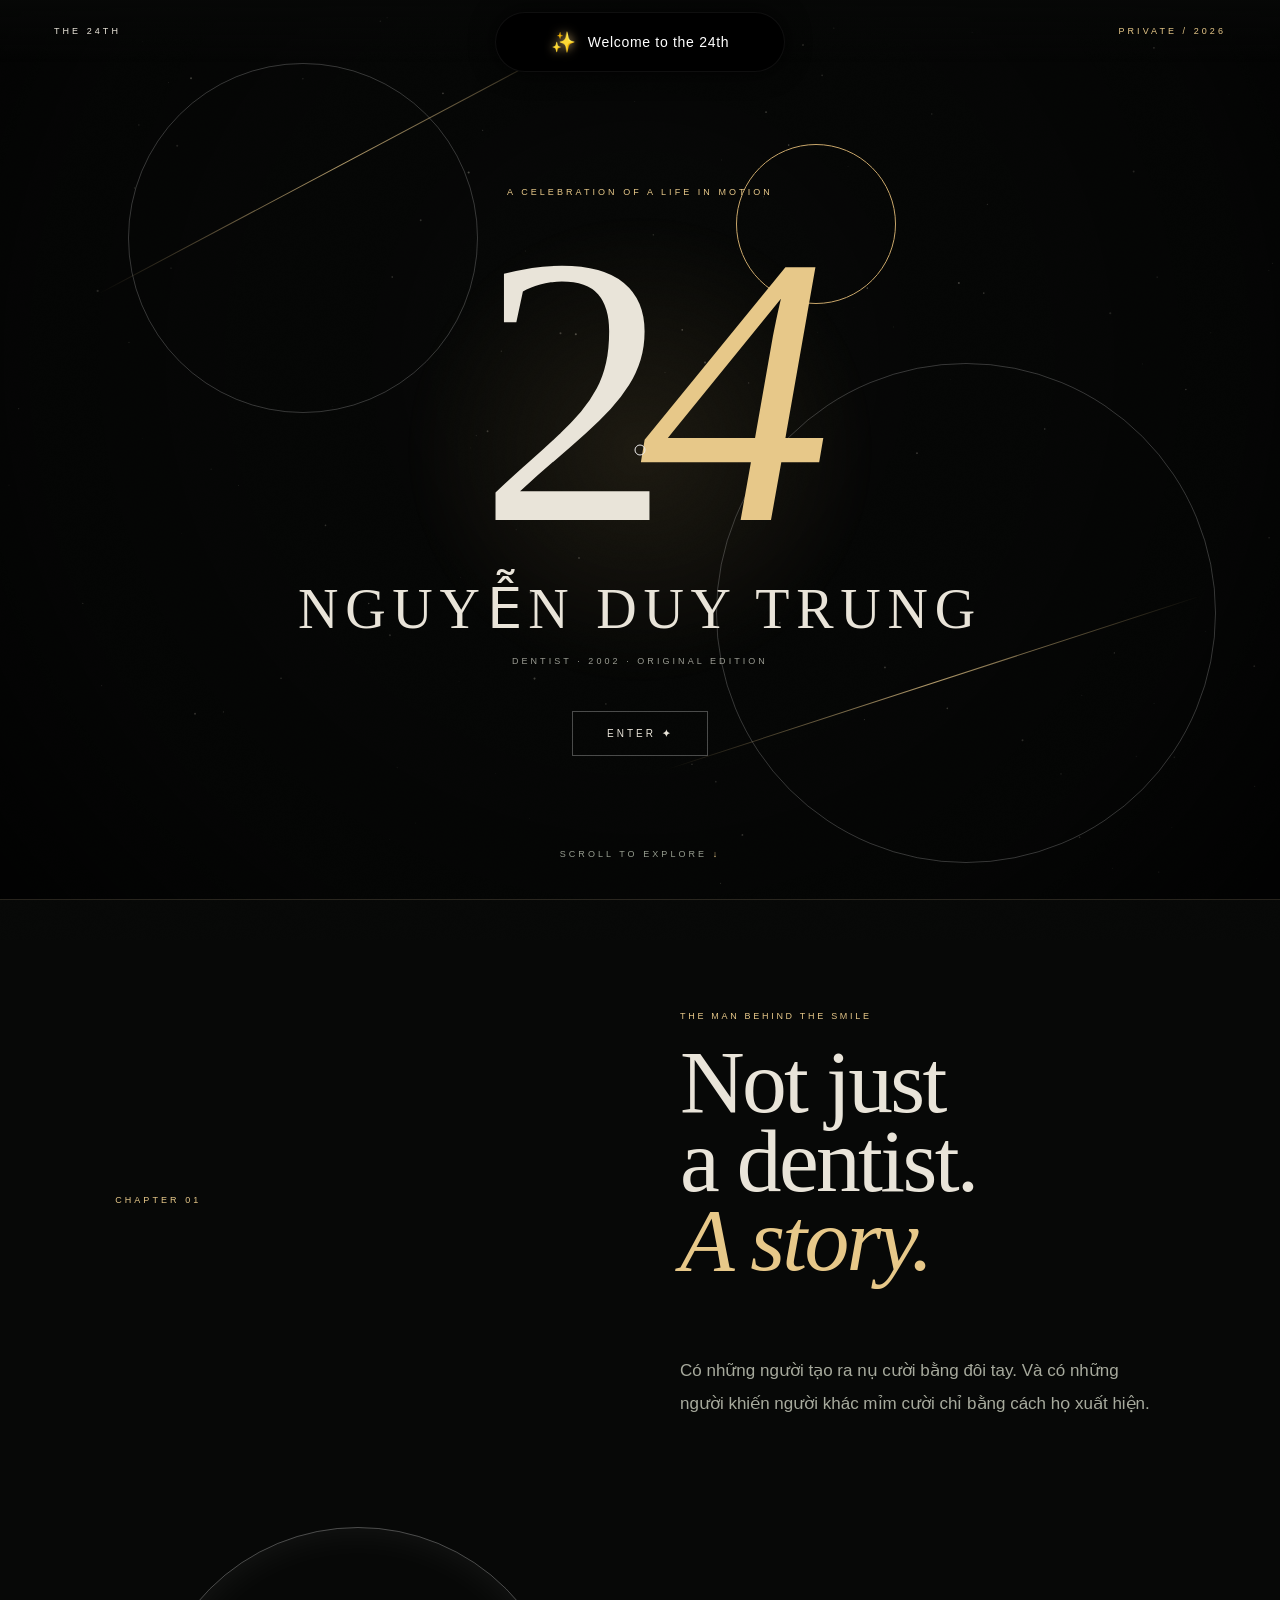
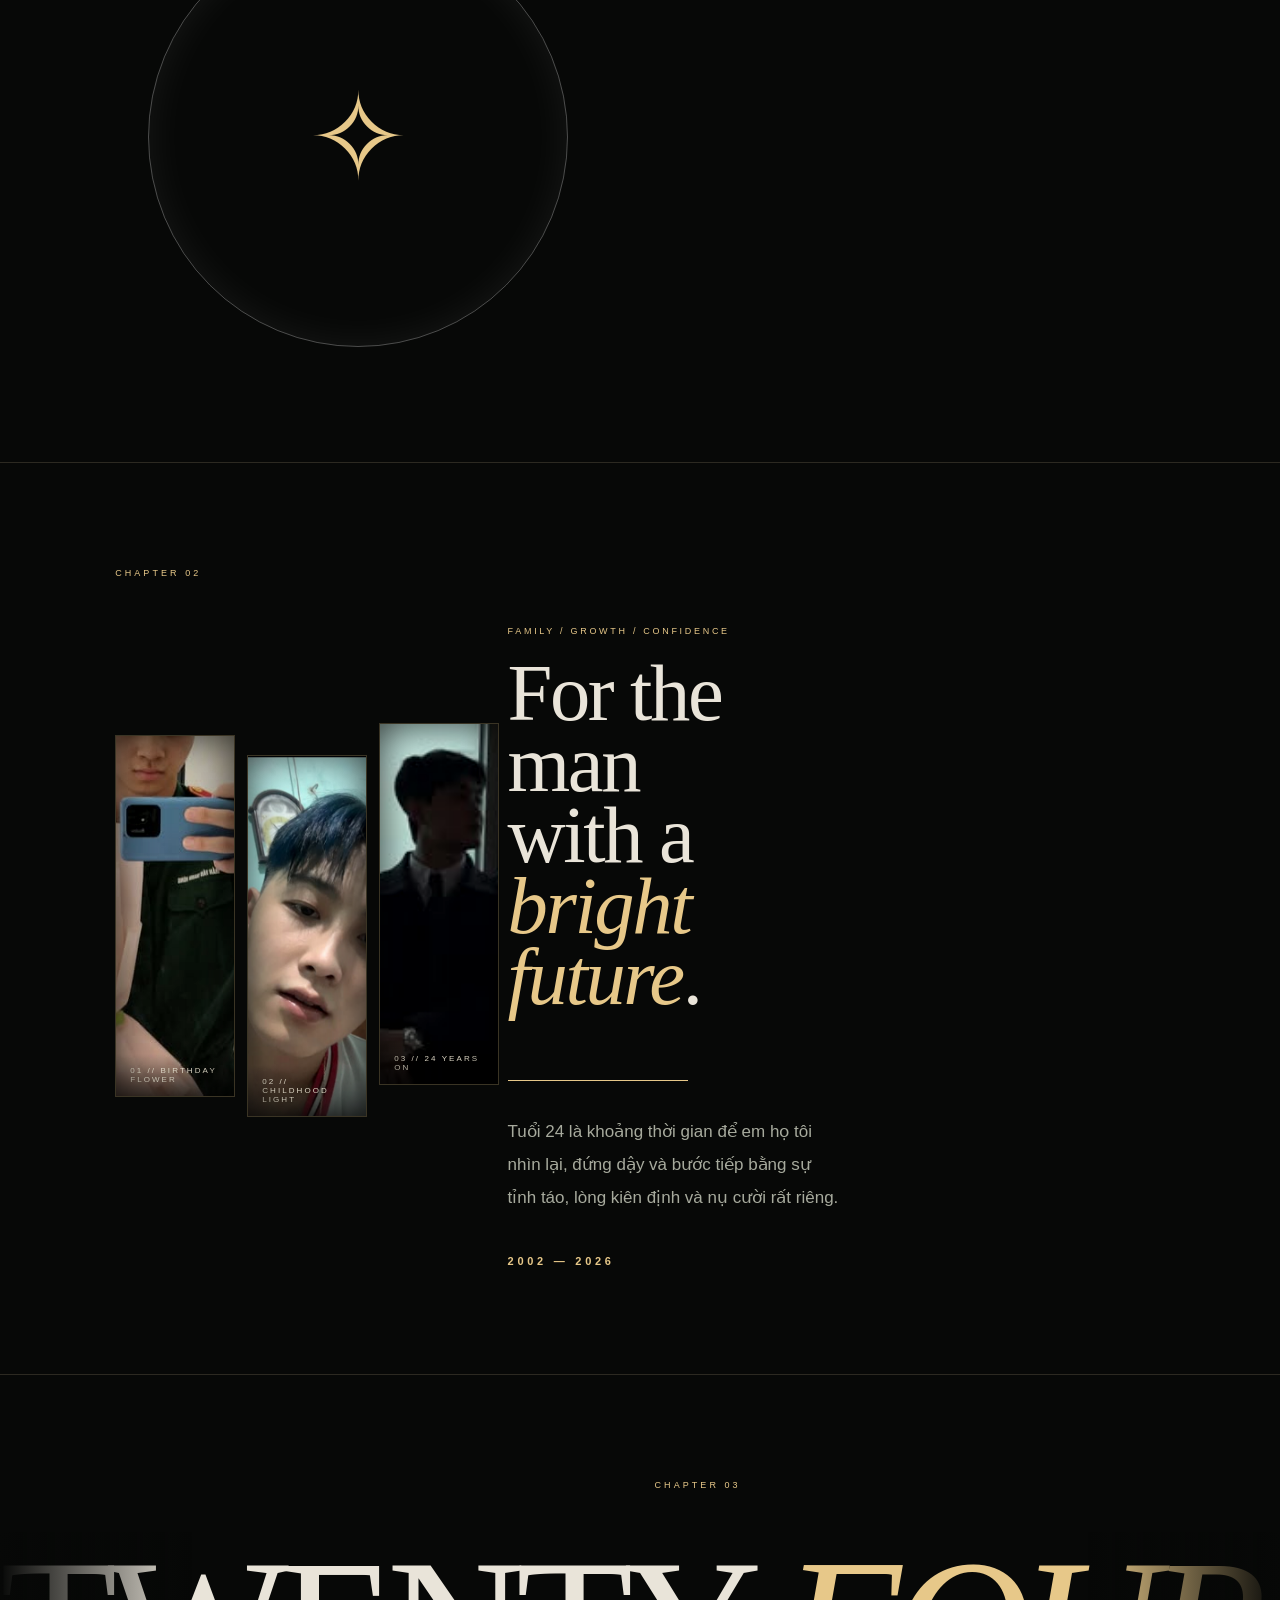
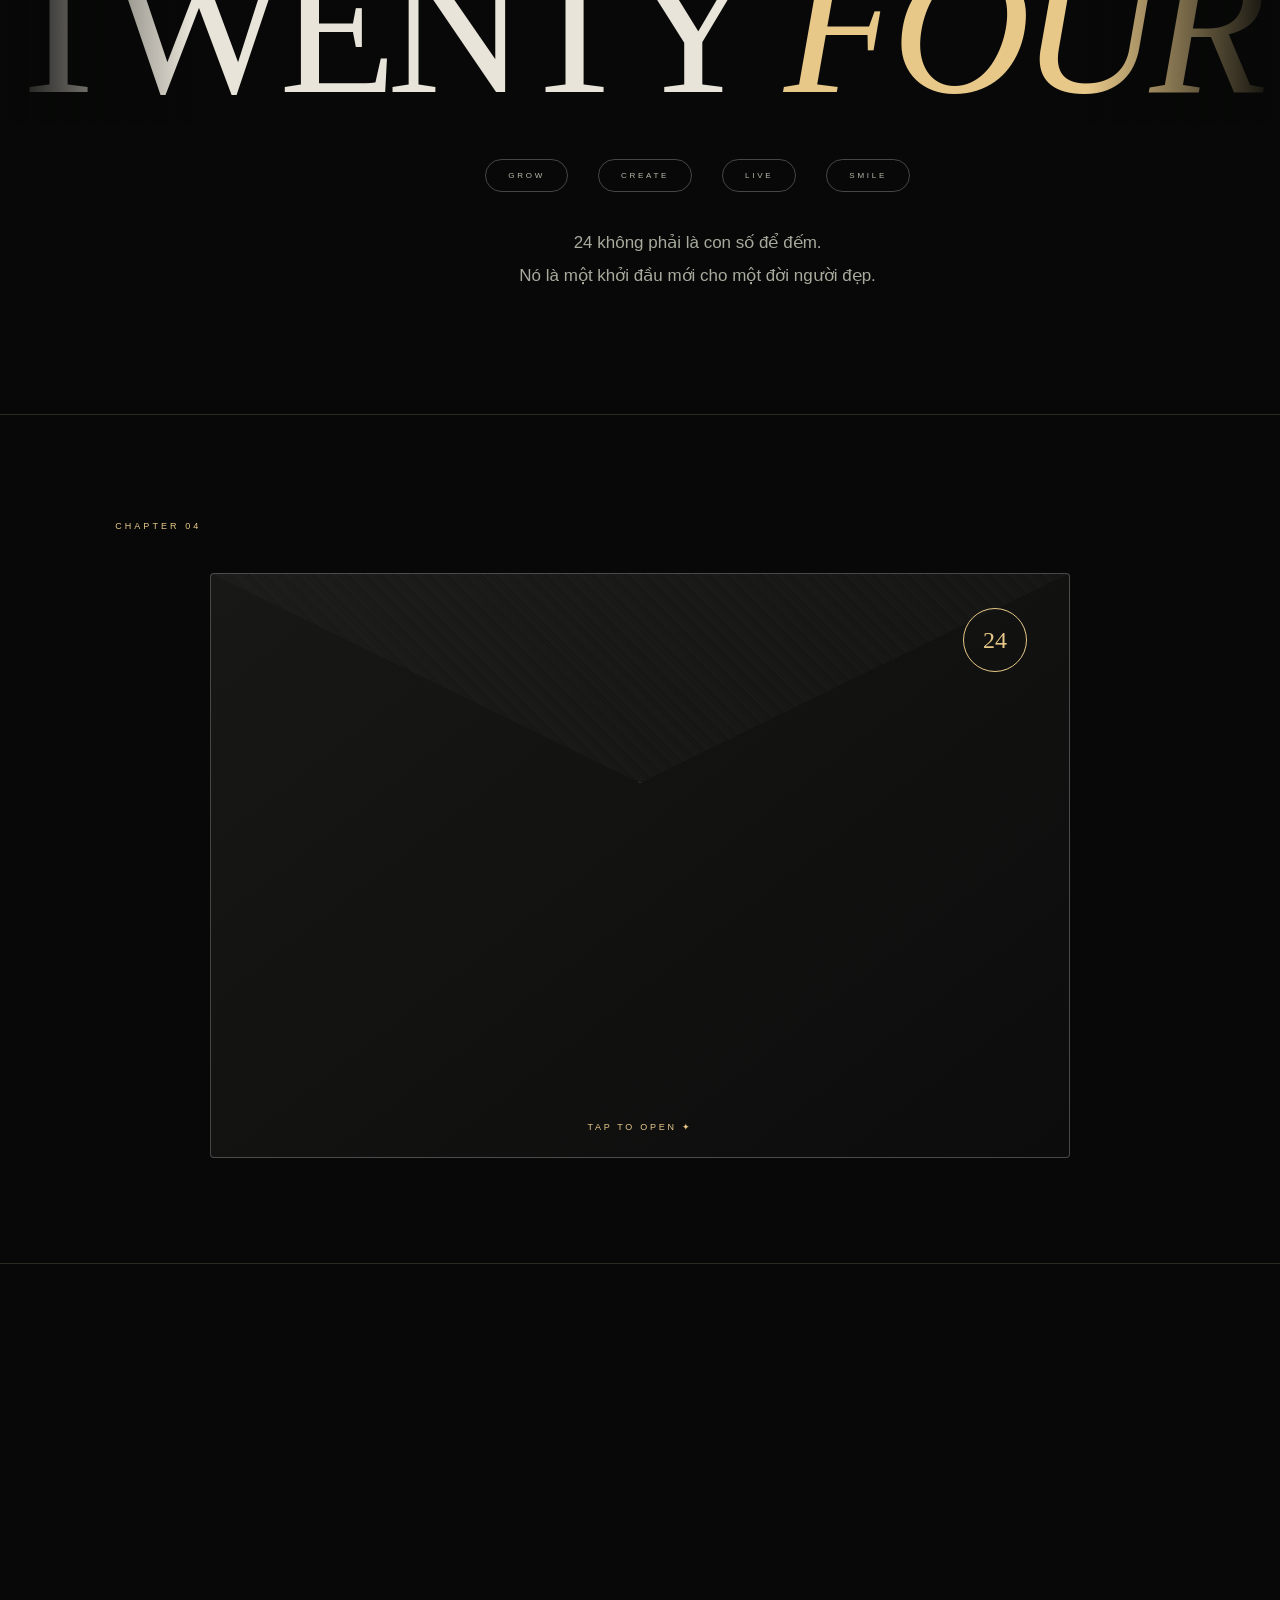
<file: index.html>
<!DOCTYPE html>
<html lang="vi">
  <head>
    <meta charset="UTF-8" />
    <meta name="viewport" content="width=device-width, initial-scale=1.0, maximum-scale=1.0, user-scalable=no, viewport-fit=cover" />
    <title>THE 24TH — NGUYỄN DUY TRUNG</title>
    <link rel="preconnect" href="https://fonts.googleapis.com" />
    <link rel="preconnect" href="https://fonts.gstatic.com" crossorigin />
    <link
      href="https://fonts.googleapis.com/css2?family=Bodoni+Moda:opsz,wght@6..96,400;6..96,500&family=Manrope:wght@300;400;600&display=swap"
      rel="stylesheet"
    />
    <link rel="stylesheet" href="css/style.css" />
  </head>
  <body>
    <div id="dynamic-island">
      <div class="island-content">
        <span class="icon">✨</span>
        <span class="text">Welcome to the 24th</span>
      </div>
    </div>
    <div id="intro">
      <div class="intro-no">24</div>
      <div class="intro-title">A PRIVATE BIRTHDAY EXPERIENCE</div>
      <div class="loader"><i></i></div>
    </div>
    <canvas id="particles"></canvas><canvas id="confetti"></canvas>
    <div class="noise"></div>
    <div class="cursor"></div>

    <header><span>THE 24TH</span><span>PRIVATE / 2026</span></header>

    <main>
      <section class="hero">
        <div class="laser l1"></div>
        <div class="laser l2"></div>
        <div class="ring r1"></div>
        <div class="ring r2"></div>
        <div class="ring r3"></div>
        <div class="hero-center">
          <div class="over">A CELEBRATION OF A LIFE IN MOTION</div>
          <div class="mega">2<span>4</span></div>
          <div class="hero-name">NGUYỄN DUY TRUNG</div>
          <div class="hero-role">DENTIST · 2002 · ORIGINAL EDITION</div>
          <button id="enter">ENTER <b>✦</b></button>
        </div>
        <div class="scroll">SCROLL TO EXPLORE <em>↓</em></div>
      </section>

      <section class="cinema">
        <div class="chapter">CHAPTER 01</div>
        <div class="cinema-copy">
          <small>THE MAN BEHIND THE SMILE</small>
          <h2>Not just<br />a dentist.<br /><i>A story.</i></h2>
          <p>
            Có những người tạo ra nụ cười bằng đôi tay. Và có những người khiến
            người khác mỉm cười chỉ bằng cách họ xuất hiện.
          </p>
        </div>
        <div class="floating-tooth"><div class="tooth">✧</div></div>
      </section>

      <section class="magazine">
        <div class="chapter">CHAPTER 02</div>
        <div class="mag-image">
          <div class="gallery-frame">
            <article class="gallery-card photo-one">
              <img src="toi_cam_hoa.jpg" alt="Anh cầm hoa" />
              <div class="caption"><span>01 // BIRTHDAY FLOWER</span></div>
            </article>
            <article class="gallery-card photo-two">
              <img src="trung_hoi_nho.png" alt="Ảnh em Trung hồi nhỏ" />
              <div class="caption"><span>02 // CHILDHOOD LIGHT</span></div>
            </article>
            <article class="gallery-card photo-three">
              <img src="avt_em_trung.jpg" alt="Ảnh avt em Trung trưởng thành" />
              <div class="caption"><span>03 // 24 YEARS ON</span></div>
            </article>
          </div>
        </div>
        <div class="mag-copy">
          <small>FAMILY / GROWTH / CONFIDENCE</small>
          <h2>For the man<br />with a <i>bright future</i>.</h2>
          <div class="rule"></div>
          <p>
            Tuổi 24 là khoảng thời gian để em họ tôi nhìn lại, đứng dậy và bước
            tiếp bằng sự tỉnh táo, lòng kiên định và nụ cười rất riêng.
          </p>
          <strong>2002 — 2026</strong>
        </div>
      </section>

      <section class="age">
        <div class="chapter">CHAPTER 03</div>
        <div class="marquee-wrapper">
          <div class="marquee">
            <span>TWENTY <i>FOUR</i></span>
            <span>TWENTY <i>FOUR</i></span>
            <span>TWENTY <i>FOUR</i></span>
          </div>
        </div>
        <div class="age-orbit">
          <span>GROW</span><span>CREATE</span><span>LIVE</span
          ><span>SMILE</span>
        </div>
        <p class="age-note">
          24 không phải là con số để đếm.<br />Nó là một khởi đầu mới cho một
          đời người đẹp.
        </p>
      </section>

      <section class="letter">
        <div class="chapter">CHAPTER 04</div>
        <div class="flip-container" id="envelope" onclick="this.classList.toggle('flipped'); if(navigator.vibrate) navigator.vibrate(15);">
          <div class="flipper">
            <!-- Mặt trước (Bao thư) -->
            <div class="front envelope">
              <div class="flap"></div>
              <div class="seal">24</div>
              <div class="tap-hint">TAP TO OPEN ✦</div>
            </div>
            <!-- Mặt sau (Lá thư) -->
            <div class="back letter-content">
              <small>PRIVATE LETTER / FOR EM TRUNG</small>
              <h2>Gửi em,</h2>
              <p>Chúc mừng sinh nhật tuổi 24.</p>
              <p>
                Tuổi 24 là ngày em bước vào một chương mới: sống chắc chắn hơn, đi
                vững hơn, và luôn giữ trong mình sự nam tính, nhiệt huyết và một
                trái tim tốt đẹp.
              </p>
              <p>
                Chúc em luôn mạnh mẽ trong công việc, bình an trong cuộc sống, và
                có thật nhiều niềm vui xứng đáng với những nỗ lực của mình.
              </p>
              <p class="gold">
                Tuổi 24 — em hãy chọn cho mình một đường đi đẹp và một đời sống
                rất đáng sống.
              </p>
              <div class="signature">Your cousin ✦</div>
            </div>
          </div>
        </div>
      </section>

      <section class="final">
        <div class="final-glow"></div>
        <small>CHAPTER 05 / THE SURPRISE</small>
        <h2>THE BEST<br /><i>IS STILL AHEAD.</i></h2>
        <div class="line"></div>
        <p>Happy Birthday, em Trung.</p>
        <button id="surprise">OPEN THE FINAL SURPRISE <span>✦</span></button>
      </section>
    </main>

    <div id="modal">
      <div class="modal-box">
        <button id="close">×</button>
        <div class="burst">✦</div>
        <small>ONE LAST MESSAGE</small>
        <h2>24 years<br />and still<br /><i>going upward.</i></h2>
        <p>
          Thêm một tuổi mới, thêm một lý do để tự hào và tin vào con đường phía
          trước.
        </p>
        <strong>HAPPY BIRTHDAY · EM TRUNG</strong>
      </div>
    </div>
    <script src="js/app.js"></script>
  </body>
</html>
</file>
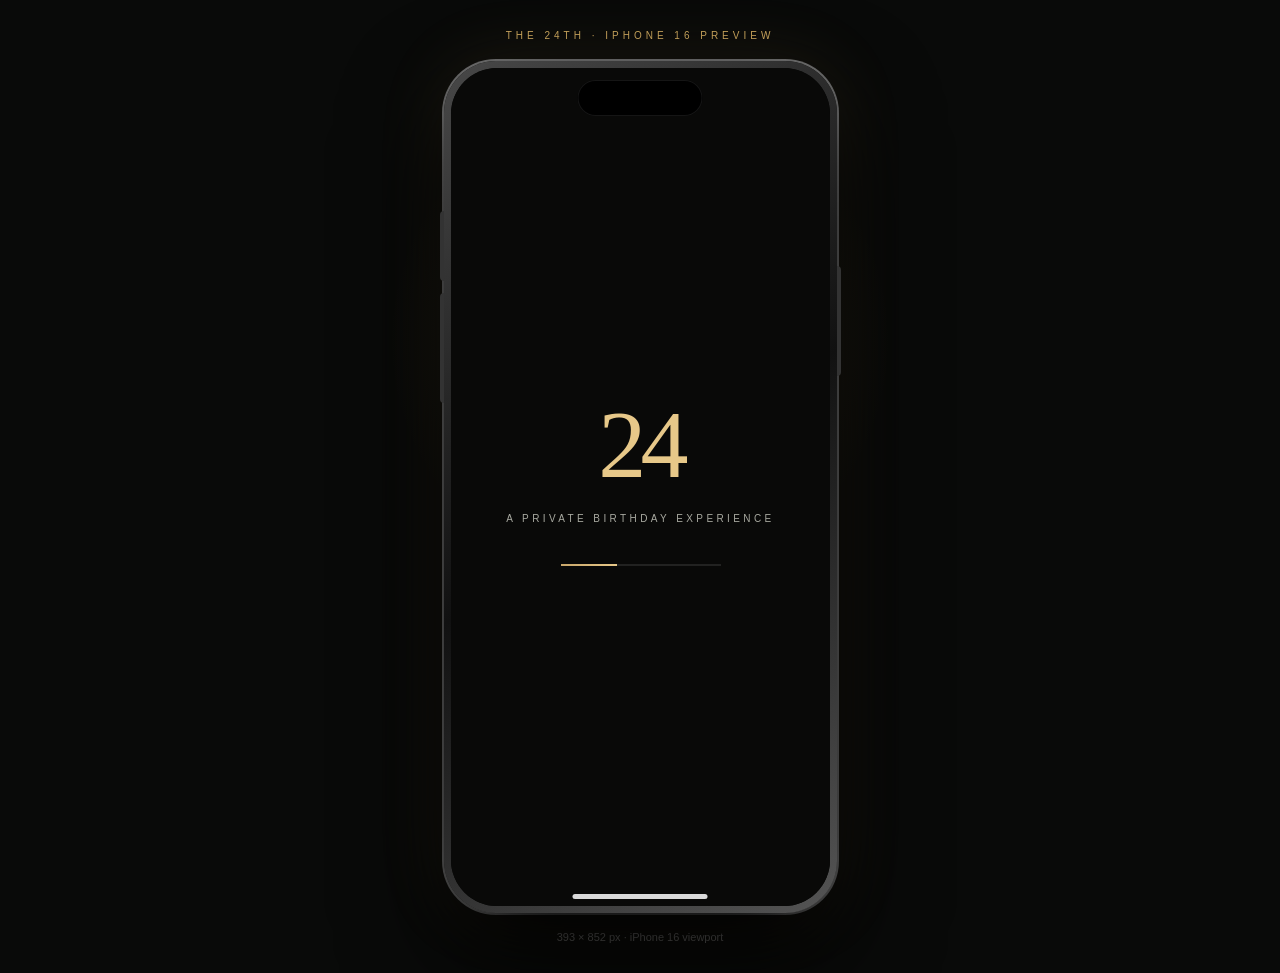
<file: iphone16.html>
<!DOCTYPE html>
<html lang="vi">
<head>
<meta charset="UTF-8">
<meta name="viewport" content="width=device-width, initial-scale=1.0">
<title>THE 24TH — iPhone 16 Preview</title>
<style>
*{box-sizing:border-box}
html,body{margin:0;min-height:100%;background:#090a09;color:#eee;font-family:Arial,sans-serif}
body{display:grid;place-items:center;padding:30px;background:
radial-gradient(circle at 50% 35%,rgba(212,174,98,.12),transparent 28%),
#090a09}
.wrap{text-align:center}
.title{font-size:10px;letter-spacing:.4em;color:#d4ae62;margin-bottom:20px}
.phone{
  position:relative;width:393px;height:852px;padding:7px;
  border-radius:52px;
  background:linear-gradient(145deg,#484848,#111,#555);
  box-shadow:0 40px 100px #000,0 0 0 2px #777,0 0 70px rgba(212,174,98,.12);
}
.phone:before{
  content:"";position:absolute;left:-4px;top:150px;width:4px;height:70px;
  background:#333;border-radius:4px 0 0 4px;box-shadow:0 82px 0 #333,0 122px 0 #333
}
.phone:after{
  content:"";position:absolute;right:-4px;top:205px;width:4px;height:110px;
  background:#333;border-radius:0 4px 4px 0
}
.screen{
  width:100%;height:100%;border-radius:46px;overflow:hidden;background:#050605;
  position:relative
}
.screen iframe{width:100%;height:100%;border:0;display:block}
.dynamic-island{
  position:absolute;z-index:20;top:12px;left:50%;transform:translateX(-50%);
  width:125px;height:36px;border-radius:22px;background:#000;
  box-shadow:inset 0 0 0 1px #151515
}
.home{
  position:absolute;z-index:30;bottom:7px;left:50%;transform:translateX(-50%);
  width:135px;height:5px;border-radius:10px;background:#fff;opacity:.85
}
.note{font-size:11px;color:#777;margin-top:18px}
@media(max-width:500px){
 body{padding:10px}.phone{transform:scale(.86);transform-origin:top center;margin-bottom:-110px}
}
</style>
</head>
<body>
<div class="wrap">
  <div class="title">THE 24TH · IPHONE 16 PREVIEW</div>
  <div class="phone">
    <div class="screen">
      <div class="dynamic-island"></div>
      <iframe src="index.html" title="THE 24TH Birthday Website"></iframe>
      <div class="home"></div>
    </div>
  </div>
  <div class="note">393 × 852 px · iPhone 16 viewport</div>
</div>
</body>
</html>
</file>
<file: css/style.css>
:root {
  --bg: #070807;
  --paper: #e9e4d9;
  --muted: #92948e;
  --gold: #c8a66a;
  --gold2: #e7c889;
  --line: rgba(214, 195, 157, 0.18);
  --serif: "Cormorant Garamond", Georgia, serif;
}
* {
  box-sizing: border-box;
}
html {
  scroll-behavior: smooth;
  overflow-x: hidden;
  width: 100%;
  scroll-snap-type: y proximity;
}
body {
  margin: 0;
  background: var(--bg);
  color: var(--paper);
  font-family: Inter, sans-serif;
  font-weight: 300;
  overflow-x: hidden;
}
/* Dynamic Island */
#dynamic-island {
  position: fixed;
  top: 12px;
  left: 50%;
  transform: translateX(-50%);
  width: 125px;
  height: 35px;
  background: #000;
  border-radius: 20px;
  z-index: 9999;
  display: flex;
  align-items: center;
  justify-content: center;
  overflow: hidden;
  transition: all 0.65s cubic-bezier(0.8, 0, 0.2, 1);
  box-shadow: 0 0 25px rgba(0,0,0,0.8), inset 0 0 0 1px rgba(255,255,255,0.06);
  opacity: 0;
  pointer-events: none;
}
#dynamic-island.active {
  opacity: 1;
  width: 290px;
  height: 60px;
  border-radius: 30px;
}
.island-content {
  display: flex;
  align-items: center;
  gap: 12px;
  opacity: 0;
  transform: scale(0.8);
  transition: all 0.45s ease;
  transition-delay: 0.15s;
  color: #fff;
  font-family: Inter, sans-serif;
}
#dynamic-island.active .island-content {
  opacity: 1;
  transform: scale(1);
}
.island-content .icon { font-size: 20px; text-shadow: 0 0 10px var(--gold); }
.island-content .text { font-size: 14px; font-weight: 500; letter-spacing: 0.05em; }

/* Parallax Tilt Elements */
.hero-center {
  transform: translate(var(--tilt-x, 0), var(--tilt-y, 0));
  transition: transform 0.2s cubic-bezier(0.2, 0, 0, 1);
  will-change: transform;
}
.floating-tooth .tooth {
  transform: translate(calc(var(--tilt-x, 0) * -1.5), calc(var(--tilt-y, 0) * -1.5));
  transition: transform 0.2s cubic-bezier(0.2, 0, 0, 1);
  will-change: transform;
}

body:after {
  content: "";
  position: fixed;
  inset: 0;
  pointer-events: none;
  background: radial-gradient(
    circle at 50% 40%,
    transparent 0,
    rgba(0, 0, 0, 0.32) 72%,
    rgba(0, 0, 0, 0.72)
  );
  z-index: 3;
}
.grain {
  position: fixed;
  inset: 0;
  z-index: 50;
  pointer-events: none;
  opacity: 0.055;
  background-image: url("data:image/svg+xml,%3Csvg xmlns='http://www.w3.org/2000/svg' width='180' height='180'%3E%3Cfilter id='n'%3E%3CfeTurbulence baseFrequency='.8' numOctaves='4' stitchTiles='stitch'/%3E%3C/filter%3E%3Crect width='100%25' height='100%25' filter='url(%23n)'/%3E%3C/svg%3E");
}
canvas {
  position: fixed;
  inset: 0;
  pointer-events: none;
}
.cursor {
  width: 11px;
  height: 11px;
  border: 1px solid #eee;
  border-radius: 50%;
  position: fixed;
  z-index: 100;
  pointer-events: none;
  transform: translate(-50%, -50%);
  transition: width 0.25s, height 0.25s;
}
.nav {
  position: fixed;
  top: 0;
  left: 0;
  right: 0;
  padding: 27px 5vw;
  z-index: 10;
  display: flex;
  justify-content: space-between;
  font-size: 9px;
  letter-spacing: 0.28em;
  color: #a7aaa4;
  text-transform: uppercase;
}
.brand {
  color: #ddd;
}
.brand span {
  color: var(--gold);
  margin-left: 8px;
}
.nav-right i {
  display: inline-block;
  width: 5px;
  height: 5px;
  background: var(--gold);
  border-radius: 50%;
  margin-left: 15px;
}
#loader {
  position: fixed;
  inset: 0;
  background: #060706;
  z-index: 200;
  display: grid;
  place-items: center;
  transition: 1s;
}
.loader-mark {
  font: 300 110px var(--serif);
  color: var(--gold);
  line-height: 1;
}
.loader-line {
  width: 170px;
  height: 1px;
  background: #24241f;
  margin-top: 15px;
}
.loader-line span {
  display: block;
  width: 0;
  height: 100%;
  background: var(--gold);
  animation: load 2.2s forwards;
}
.loader-label {
  font-size: 8px;
  letter-spacing: 0.35em;
  color: #77786f;
  margin-top: 18px;
  text-align: center;
}
@keyframes load {
  to {
    width: 100%;
  }
}
.hero {
  height: 100vh;
  height: 100svh;
  min-height: 680px;
  position: relative;
  display: grid;
  place-items: center;
  overflow: hidden;
  border-bottom: 1px solid var(--line);
}
.hero:before {
  content: "";
  position: absolute;
  width: 42vw;
  height: 42vw;
  border-radius: 50%;
  background: radial-gradient(
    circle,
    rgba(199, 164, 99, 0.12),
    transparent 62%
  );
  filter: blur(3px);
}
.hero-copy {
  text-align: center;
  position: relative;
  z-index: 2;
}
.micro,
.eyebrow {
  font-size: 9px;
  letter-spacing: 0.35em;
  color: var(--gold);
  text-transform: uppercase;
}
.hero h1 {
  font: 300 clamp(170px, 31vw, 450px) / 0.62 var(--serif);
  margin: 45px 0 10px;
  letter-spacing: -0.07em;
  position: relative;
  color: #d9d5cb;
}
.hero h1 small {
  font: 300 11px Inter, sans-serif;
  letter-spacing: 0.55em;
  display: block;
  transform: translateX(-4px);
  margin-bottom: 24px;
  color: #777a73;
}
.hero h1 span {
  letter-spacing: -0.1em;
}
.hero h1 em {
  font: 300 clamp(35px, 6vw, 90px) var(--serif);
  font-style: italic;
  color: var(--gold);
  vertical-align: top;
  position: relative;
  top: -5px;
  left: 5px;
}
.name {
  font: 400 38px var(--serif);
  letter-spacing: 0.12em;
}
.role {
  font-size: 8px;
  letter-spacing: 0.35em;
  color: #70736d;
  margin: 13px 0 45px;
}
.reveal-btn,
.surprise {
  border: 1px solid var(--line);
  background: transparent;
  color: #c9cbc4;
  padding: 17px 25px;
  font: 9px Inter, sans-serif;
  letter-spacing: 0.28em;
  cursor: pointer;
  transition: 0.4s;
}
.reveal-btn:hover,
.surprise:hover {
  border-color: var(--gold);
  color: var(--gold);
  box-shadow: 0 0 35px rgba(200, 166, 106, 0.1);
}
.reveal-btn b {
  font-size: 15px;
  margin-left: 20px;
  font-weight: 300;
}
.hero-side {
  position: absolute;
  bottom: 40px;
  right: 5vw;
  color: #575a54;
  font-size: 8px;
  letter-spacing: 0.3em;
  line-height: 3;
  text-align: center;
}
.hero-side span {
  color: var(--gold);
}
.hero-orbit {
  position: absolute;
  border: 1px solid rgba(199, 166, 106, 0.11);
  border-radius: 50%;
  width: 65vw;
  height: 65vw;
  animation: rotate 30s linear infinite;
}
.orbit-a {
  transform: rotate(23deg) scaleY(0.4);
}
.orbit-b {
  transform: rotate(-35deg) scaleY(0.25);
  animation-duration: 42s;
}
@keyframes rotate {
  to {
    transform: rotate(383deg) scaleY(0.4);
  }
}
section {
  position: relative;
  z-index: 4;
}
.reveal-section {
  min-height: 100vh;
  min-height: 100svh;
  padding: 12vw 10vw;
  display: grid;
  align-items: center;
  border-bottom: 1px solid var(--line);
}
.section-index {
  position: absolute;
  left: 5vw;
  top: 55px;
  font-size: 8px;
  letter-spacing: 0.3em;
  color: #575b55;
}
.statement {
  grid-template-columns: 1fr 2.5fr 1fr;
}
.statement-main {
  grid-column: 2;
}
.statement h2,
.portrait-copy h2,
.letter h2,
.final h2 {
  font: 300 clamp(65px, 8.5vw, 135px) / 0.76 var(--serif);
  letter-spacing: -0.04em;
  margin: 25px 0 50px;
}
.statement h2 i,
.portrait-copy h2 i,
.final h2 i {
  color: var(--gold);
  font-style: italic;
}
.statement p,
.portrait-copy p {
  max-width: 510px;
  color: #989b94;
  line-height: 2;
  font-size: 14px;
}
.vertical-note {
  writing-mode: vertical-rl;
  justify-self: end;
  font-size: 8px;
  letter-spacing: 0.3em;
  color: #5c6059;
}
.portrait-stage {
  grid-template-columns: 1.15fr 1fr;
  gap: 10vw;
}
.portrait-frame {
  max-width: 600px;
  justify-self: center;
  width: 100%;
  border: 1px solid var(--line);
  padding: 18px;
  background: linear-gradient(145deg, #11130f, #080908);
  box-shadow: 0 40px 100px rgba(0, 0, 0, 0.45);
}
.frame-top,
.frame-bottom {
  display: flex;
  justify-content: space-between;
  font-size: 7px;
  letter-spacing: 0.28em;
  color: #676a63;
  padding: 7px 2px;
}
.frame-bottom {
  color: var(--gold);
}
.portrait-placeholder {
  height: 55vh;
  min-height: 390px;
  display: grid;
  place-items: center;
  position: relative;
  background: radial-gradient(
    circle at 50% 43%,
    #6e7169 0,
    #292c27 19%,
    #10120f 47%,
    #090a08 70%
  );
  overflow: hidden;
}
.portrait-placeholder:before {
  content: "";
  position: absolute;
  width: 65%;
  height: 80%;
  border: 1px solid rgba(216, 192, 143, 0.18);
  border-radius: 50% 50% 42% 42%;
  filter: blur(0.2px);
}
.halo {
  width: 60%;
  height: 60%;
  border-radius: 50%;
  border: 1px solid rgba(216, 192, 143, 0.18);
  box-shadow: 0 0 70px rgba(216, 192, 143, 0.08);
  animation: pulse 5s infinite;
}
.tooth-mark {
  position: absolute;
  font-size: 60px;
  color: var(--gold);
  opacity: 0.7;
}
.portrait-placeholder span {
  position: absolute;
  bottom: 25px;
  font-size: 7px;
  letter-spacing: 0.3em;
  color: #777970;
  text-align: center;
  line-height: 2;
}
@keyframes pulse {
  50% {
    transform: scale(1.05);
    opacity: 0.65;
  }
}
.signature {
  margin-top: 50px;
  color: var(--gold);
  font: italic 18px var(--serif);
}
.numbers {
  grid-template-columns: 1fr repeat(3, 1fr);
  gap: 1px;
  background: var(--line);
  padding: 0 10vw;
}
.numbers:before {
  content: "";
  position: absolute;
  inset: 0;
  background: #070807;
}
.number-card {
  position: relative;
  z-index: 1;
  min-height: 65vh;
  padding: 12vh 4vw;
  background: #070807;
  display: flex;
  flex-direction: column;
  justify-content: center;
  border-right: 1px solid var(--line);
}
.number-card strong {
  font: 300 clamp(100px, 13vw, 200px) var(--serif);
  color: var(--paper);
  line-height: 0.75;
}
.number-card span {
  margin-top: 45px;
  font-size: 9px;
  letter-spacing: 0.35em;
  color: var(--gold);
}
.number-card small {
  margin-top: 8px;
  font-size: 7px;
  letter-spacing: 0.25em;
  color: #5f625b;
}
.letter {
  justify-content: center;
}
.letter-card {
  max-width: 760px;
  margin: auto;
  padding: 75px 9vw 80px;
  border: 1px solid var(--line);
  background: linear-gradient(
    145deg,
    rgba(255, 255, 255, 0.025),
    rgba(255, 255, 255, 0.008)
  );
  position: relative;
  box-shadow: 0 60px 140px rgba(0, 0, 0, 0.3);
}
.letter-card:before {
  content: "";
  position: absolute;
  inset: 8px;
  border: 1px solid rgba(216, 192, 143, 0.06);
  pointer-events: none;
}
.seal {
  position: absolute;
  right: 50px;
  top: 50px;
  width: 55px;
  height: 55px;
  border: 1px solid rgba(200, 166, 106, 0.55);
  border-radius: 50%;
  display: grid;
  place-items: center;
  color: var(--gold);
  font: 18px var(--serif);
}
.letter-card h2 {
  font-size: 70px;
  margin-bottom: 35px;
}
.letter-card p {
  font: 400 17px/1.9 var(--serif);
  color: #aaa9a0;
}
.letter-card .last {
  color: #e0ddd4;
  margin-top: 40px;
}
.sign {
  margin-top: 55px;
  font: italic 22px var(--serif);
  color: var(--gold);
}
.sign span {
  font: 9px Inter, sans-serif;
  letter-spacing: 0.2em;
  color: #666a63;
}
.final {
  text-align: center;
  justify-content: center;
}
.final-content {
  width: 100%;
}
.final h2 {
  font-size: clamp(80px, 12vw, 190px);
  margin: 45px 0;
}
.gold-line {
  width: 1px;
  height: 80px;
  background: var(--gold);
  margin: 0 auto 40px;
}
.final p {
  font: italic 22px var(--serif);
  color: #a8a9a2;
  margin-bottom: 45px;
}
.modal {
  position: fixed;
  inset: 0;
  background: rgba(3, 4, 3, 0.92);
  backdrop-filter: blur(18px);
  z-index: 150;
  display: grid;
  place-items: center;
  opacity: 0;
  visibility: hidden;
  transition: 0.7s;
}
.modal.open {
  opacity: 1;
  visibility: visible;
}
.modal-inner {
  text-align: center;
  max-width: 700px;
  padding: 50px;
  position: relative;
}
.modal-inner #close {
  position: absolute;
  right: 0;
  top: 0;
  background: none;
  border: 0;
  color: #777;
  font-size: 30px;
  cursor: pointer;
}
.big-gift {
  font-size: 70px;
  color: var(--gold);
  margin: 25px;
}
.modal h2 {
  font: 300 clamp(60px, 8vw, 110px) / 0.75 var(--serif);
  margin: 0 0 40px;
}
.modal h2 i {
  color: var(--gold);
}
.modal p {
  font: italic 21px/1.5 var(--serif);
  color: #999;
}
.modal-sign {
  margin-top: 55px;
  font-size: 8px;
  letter-spacing: 0.3em;
  color: var(--gold);
}
@media (max-width: 800px) {
  .nav {
    padding: 22px 7vw;
  }
  .nav-right {
    display: none;
  }
  .reveal-section {
    padding: 25vw 8vw;
  }
  .section-index {
    left: 8vw;
  }
  .statement,
  .portrait-stage {
    grid-template-columns: 1fr;
  }
  .statement-main {
    grid-column: auto;
  }
  .vertical-note {
    display: none;
  }
  .portrait-copy {
    margin-top: 30px;
  }
  .numbers {
    grid-template-columns: 1fr;
    padding: 0;
  }
  .number-card {
    min-height: 40vh;
  }
  .letter-card {
    padding: 65px 30px;
  }
  .seal {
    right: 25px;
    top: 25px;
  }
  .hero h1 {
    font-size: 180px;
  }
  .hero-orbit {
    width: 130vw;
    height: 130vw;
  }
  .cursor {
    display: none;
  }
}

#intro {
  position: fixed;
  inset: 0;
  z-index: 1000;
  background: #090908;
  display: flex;
  flex-direction: column;
  align-items: center;
  justify-content: center;
  color: var(--paper);
  transition: opacity 0.8s ease, visibility 0.8s ease;
}

#intro.hidden {
  opacity: 0;
  visibility: hidden;
  pointer-events: none;
}

.intro-no {
  font-size: clamp(96px, 22vw, 190px);
  line-height: 0.78;
  font-family: var(--serif);
  color: var(--gold2);
  letter-spacing: -0.06em;
}

.intro-title {
  margin-top: 30px;
  font-size: 10px;
  letter-spacing: 0.34em;
  color: #a9aaa1;
}

.loader {
  width: 160px;
  height: 2px;
  margin-top: 40px;
  background: rgba(255, 255, 255, 0.1);
  overflow: hidden;
}

.loader i {
  display: block;
  height: 100%;
  width: 35%;
  background: linear-gradient(90deg, var(--gold), var(--gold2));
  animation: loading 1.7s ease-in-out infinite;
}

@keyframes loading {
  50% {
    transform: translateX(185%);
  }
}

#particles,
#confetti {
  position: fixed;
  left: 0;
  top: 0;
  width: 100%;
  height: 100%;
  pointer-events: none;
  z-index: 1;
}

.noise {
  position: fixed;
  inset: -40px;
  background-image: url("data:image/svg+xml,%3Csvg viewBox='0 0 180 180' xmlns='http://www.w3.org/2000/svg'%3E%3Cfilter id='n'%3E%3CfeTurbulence type='fractalNoise' baseFrequency='.70' numOctaves='5' stitchTiles='stitch'/%3E%3CfeColorMatrix type='saturate' values='0'/%3E%3CfeComponentTransfer%3E%3CfeFuncA type='table' tableValues='0 .06'/%3E%3C/feComponentTransfer%3E%3C/filter%3E%3Crect width='100%25' height='100%25' filter='url(%23n)'/%3E%3C/svg%3E");
  background-size: 180px 180px;
  pointer-events: none;
  opacity: 0.4;
  mix-blend-mode: overlay;
  z-index: 2;
}

.cursor {
  width: 11px;
  height: 11px;
  border-radius: 50%;
  border: 1px solid #eee;
  position: fixed;
  left: 50%;
  top: 50%;
  transform: translate(-50%, -50%);
  z-index: 999;
  pointer-events: none;
}

header {
  position: fixed;
  z-index: 30;
  top: 0;
  left: 0;
  right: 0;
  min-height: 62px;
  padding: 24px 54px;
  display: flex;
  align-items: center;
  justify-content: space-between;
  font-size: 9px;
  letter-spacing: 0.34em;
  color: #aeb6a7;
  text-transform: uppercase;
  background: linear-gradient(180deg, rgba(7, 8, 7, 0.92), transparent);
}

header span:first-child {
  color: var(--paper);
}

header span:nth-child(2) {
  color: var(--gold2);
}

.hero {
  min-height: 100vh;
  min-height: 100svh;
  padding: 120px 20px 80px;
  display: grid;
  place-items: center;
  position: relative;
  overflow: hidden;
}

.hero-center {
  position: relative;
  z-index: 2;
  text-align: center;
}

.hero .over {
  color: var(--gold2);
  font-size: 9px;
  letter-spacing: 0.34em;
  line-height: 2;
}

.hero .mega {
  font-family: var(--serif);
  color: var(--paper);
  font-weight: 300;
  font-size: clamp(134px, 30vw, 390px);
  line-height: 0.78;
  letter-spacing: -0.08em;
  margin-top: 40px;
}

.hero .mega span {
  font-style: italic;
  color: var(--gold2);
}

.hero-name {
  margin-top: 35px;
  font-family: var(--serif);
  font-size: clamp(34px, 5vw, 56px);
  letter-spacing: 0.12em;
  color: var(--paper);
  text-transform: uppercase;
}

.hero-role {
  margin-top: 15px;
  color: #9b9c93;
  font-size: 9px;
  letter-spacing: 0.34em;
}

.hero #enter,
.final button,
#surprise {
  margin-top: 45px;
  border: 1px solid rgba(255, 255, 255, 0.28);
  background: transparent;
  color: var(--paper);
  padding: 16px 34px;
  font-size: 10px;
  letter-spacing: 0.3em;
  cursor: pointer;
  transition: all 0.2s ease;
}

.hero #enter:hover,
.final button:hover,
#surprise:hover {
  border-color: var(--gold);
  color: var(--gold2);
  transform: translateY(-2px);
}

.hero .scroll {
  position: absolute;
  bottom: 40px;
  left: 50%;
  transform: translateX(-50%);
  font-size: 9px;
  letter-spacing: 0.34em;
  color: #979d90;
}

.hero .scroll em {
  color: var(--gold2);
  font-style: normal;
}

.laser,
.ring {
  position: absolute;
}

.laser {
  width: 44vw;
  height: 1px;
  background: linear-gradient(90deg, transparent, var(--gold2), transparent);
  opacity: 0.75;
}

.l1 {
  top: 18%;
  left: 5%;
  transform: rotate(-28deg);
}
.l2 {
  right: 5%;
  bottom: 24%;
  transform: rotate(-18deg);
}

.ring {
  border-radius: 50%;
  border: 1px solid rgba(255, 255, 255, 0.2);
}

.r1 {
  width: 350px;
  height: 350px;
  left: 10%;
  top: 7%;
}
.r2 {
  width: 500px;
  height: 500px;
  right: 5%;
  bottom: 4%;
}
.r3 {
  width: 160px;
  height: 160px;
  right: 30%;
  top: 16%;
  border-color: var(--gold);
}

section {
  position: relative;
  padding: 105px 9vw;
  min-height: auto;
  border-bottom: 1px solid var(--line);
  scroll-snap-align: start;
}

section .chapter {
  font-size: 9px;
  letter-spacing: 0.34em;
  color: var(--gold2);
  margin-bottom: 42px;
}

.cinema {
  display: grid;
  grid-template-columns: minmax(260px, 1fr) minmax(300px, 1fr);
  align-items: center;
  gap: 80px;
}

.cinema-copy small,
.mag-copy small {
  font-size: 9px;
  letter-spacing: 0.3em;
  color: var(--gold2);
}

.cinema-copy h2,
.mag-copy h2,
.letter h2,
.final h2,
.modal h2 {
  font-family: var(--serif);
  font-weight: 300;
  line-height: 0.88;
  letter-spacing: -0.03em;
}

.cinema-copy h2 {
  font-size: clamp(58px, 7vw, 116px);
  margin-top: 20px;
}

.cinema-copy h2 i,
.mag-copy h2 i,
.final h2 i,
.modal h2 i {
  font-style: italic;
  color: var(--gold2);
}

.cinema-copy p,
.mag-copy p,
.age-note {
  color: #a7aa9d;
  line-height: 1.95;
  font-size: 17px;
  max-width: 560px;
}

.floating-tooth {
  position: relative;
  display: grid;
  place-items: center;
  min-height: 440px;
}

.tooth {
  width: min(42vw, 420px);
  height: min(42vw, 420px);
  border-radius: 50%;
  border: 1px solid rgba(255, 255, 255, 0.28);
  display: grid;
  place-items: center;
  font-size: 120px;
  color: var(--gold2);
  box-shadow: inset 0 0 40px rgba(255, 255, 255, 0.07);
}

.magazine {
  display: grid;
  grid-template-columns: minmax(320px, 0.95fr) minmax(360px, 1fr) minmax(
      300px,
      0.88fr
    );
  align-items: center;
}

.magazine .chapter {
  grid-column: 1 / -1;
}

.mag-image {
  min-height: 420px;
}

.gallery-frame {
  display: grid;
  grid-template-columns: repeat(3, minmax(120px, 1fr));
  gap: 12px;
  align-items: stretch;
}

.gallery-card {
  min-height: 360px;
  overflow: hidden;
  border: 1px solid rgba(200, 166, 106, 0.22);
  background: #121410;
  position: relative;
}

.gallery-card img {
  width: 100%;
  height: 100%;
  min-height: 360px;
  object-fit: cover;
  display: block;
  filter: grayscale(0.1) sepia(0.06) contrast(1.04);
  transition: transform 0.8s cubic-bezier(0.2, 0, 0, 1), filter 0.8s ease;
}

.gallery-card:hover img,
.gallery-card:active img {
  transform: scale(1.08);
  filter: grayscale(0) sepia(0) contrast(1.1);
}

.gallery-card::after {
  content: "";
  position: absolute;
  inset: 0;
  box-shadow: inset 0 0 40px rgba(0,0,0,0.8);
  pointer-events: none;
}

.gallery-card .caption {
  position: absolute;
  left: 0;
  right: 0;
  bottom: 0;
  padding: 12px 14px;
  font-size: 8px;
  background: linear-gradient(180deg, transparent, rgba(0, 0, 0, 0.55));
  color: #efe8d5;
  letter-spacing: 0.26em;
}

.gallery-card.photo-two {
  transform: translateY(20px);
}

.gallery-card.photo-three {
  transform: translateY(-12px);
}

.mag-copy {
  padding-left: 40px;
}

.mag-copy h2 {
  font-size: clamp(55px, 6.3vw, 105px);
  margin-top: 20px;
}

.mag-copy .rule {
  width: 180px;
  height: 1px;
  background: var(--gold2);
  margin: 34px 0;
}

.mag-copy strong {
  display: inline-block;
  margin-top: 24px;
  font-size: 11px;
  letter-spacing: 0.34em;
  color: var(--gold2);
}

.age {
  text-align: center;
  display: grid;
  justify-items: center;
}

.marquee-wrapper {
  width: 100vw;
  margin-left: -9vw;
  overflow: hidden;
  white-space: nowrap;
  position: relative;
}

.marquee-wrapper::before,
.marquee-wrapper::after {
  content: "";
  position: absolute;
  top: 0;
  bottom: 0;
  width: 15vw;
  z-index: 2;
  pointer-events: none;
}
.marquee-wrapper::before {
  left: 0;
  background: linear-gradient(to right, var(--bg), transparent);
}
.marquee-wrapper::after {
  right: 0;
  background: linear-gradient(to left, var(--bg), transparent);
}

.marquee {
  display: inline-block;
  animation: scroll-marquee 20s linear infinite;
}

@keyframes scroll-marquee {
  0% { transform: translateX(0); }
  100% { transform: translateX(-50%); }
}

.marquee span {
  font-family: var(--serif);
  font-size: clamp(65px, 15vw, 270px);
  line-height: 1;
  letter-spacing: -0.05em;
  color: var(--paper);
  padding-right: 40px;
  display: inline-block;
}

.marquee span i {
  font-style: italic;
  color: var(--gold2);
}

.age-orbit {
  margin-top: 35px;
  display: flex;
  gap: 30px;
  justify-content: center;
  flex-wrap: wrap;
}

.age-orbit span {
  border: 1px solid rgba(255, 255, 255, 0.25);
  border-radius: 999px;
  padding: 11px 22px;
  font-size: 8px;
  color: #b9b9aa;
  letter-spacing: 0.34em;
}

.age-note {
  margin-top: 34px;
}

.letter {
  min-height: 620px;
  perspective: 1500px;
}

.flip-container {
  width: 100%;
  max-width: 860px;
  margin: 0 auto;
  cursor: pointer;
  perspective: 1500px;
}

.flipper {
  width: 100%;
  position: relative;
  transition: transform 0.8s cubic-bezier(0.4, 0.0, 0.2, 1);
  transform-style: preserve-3d;
}

.flip-container.flipped .flipper {
  transform: rotateY(180deg);
}

.front, .back {
  width: 100%;
  backface-visibility: hidden;
  -webkit-backface-visibility: hidden;
}

.front {
  position: absolute;
  top: 0;
  left: 0;
  height: 100%;
}

.back {
  position: relative;
  transform: rotateY(180deg);
}

.tap-hint {
  position: absolute;
  bottom: 25px;
  left: 50%;
  transform: translateX(-50%);
  font-size: 9px;
  letter-spacing: 0.3em;
  color: var(--gold2);
  animation: pulse-hint 2s infinite;
}

@keyframes pulse-hint {
  0%, 100% { opacity: 0.4; }
  50% { opacity: 1; }
}

.envelope, .letter-content {
  background: linear-gradient(
    142deg,
    rgba(229, 226, 213, 0.08),
    rgba(255, 255, 255, 0.02)
  );
  backdrop-filter: blur(20px);
  -webkit-backdrop-filter: blur(20px);
  border: 1px solid rgba(255, 255, 255, 0.23);
  padding: 40px 60px 60px;
  border-radius: 4px;
}

.envelope .flap {
  position: absolute;
  top: -1px;
  left: -1px;
  right: -1px;
  height: 36%;
  clip-path: polygon(0 0, 50% 100%, 100% 0);
  background: repeating-linear-gradient(
    45deg,
    rgba(255, 255, 255, 0.04),
    transparent 2px
  );
  border-bottom: 1px solid var(--line);
}

.envelope .seal {
  position: absolute;
  right: 42px;
  top: 34px;
  width: 64px;
  height: 64px;
  border-radius: 50%;
  border: 1px solid var(--gold2);
  color: var(--gold2);
  display: grid;
  place-items: center;
  font-family: var(--serif);
  font-size: 24px;
}

.letter-content small {
  color: var(--gold2);
  font-size: 8px;
  letter-spacing: 0.38em;
  display: inline-block;
}

.letter-content h2 {
  font-size: clamp(58px, 6.5vw, 104px);
  margin-top: 30px;
  line-height: 0.95;
}

.letter-content p {
  color: #b7b9b5;
  line-height: 1.95;
}

.letter-content .gold {
  color: var(--gold2);
  margin-top: 24px;
}

.letter-content .signature {
  color: var(--gold2);
  margin-top: 32px;
  font-family: var(--serif);
  font-style: italic;
  font-size: 26px;
}

.final {
  text-align: center;
  min-height: 600px;
  display: grid;
  align-content: center;
}

.final small {
  color: var(--gold2);
  font-size: 9px;
  letter-spacing: 0.34em;
}

.final h2 {
  font-size: clamp(66px, 10vw, 170px);
  margin-top: 30px;
}

.final .line {
  width: 160px;
  margin: 36px auto;
  border-top: 1px solid var(--gold2);
}

.final p {
  font-family: var(--serif);
  font-style: italic;
  color: var(--paper);
  font-size: 25px;
}

#modal {
  position: fixed;
  inset: 0;
  z-index: 1200;
  display: grid;
  place-items: center;
  background: rgba(0, 0, 0, 0.86);
  opacity: 0;
  visibility: hidden;
  transition: all 0.4s ease;
}

#modal.open {
  opacity: 1;
  visibility: visible;
}

.modal-box {
  width: min(640px, calc(100vw - 40px));
  padding: 56px 40px;
  border: 1px solid var(--line);
  background: rgba(15, 17, 15, 0.4);
  backdrop-filter: blur(35px);
  -webkit-backdrop-filter: blur(35px);
  box-shadow: 0 40px 100px rgba(0,0,0,0.8), inset 0 1px 0 rgba(255,255,255,0.1);
  text-align: center;
  position: relative;
}

.modal-box #close {
  position: absolute;
  top: 14px;
  right: 16px;
  color: var(--paper);
  background: transparent;
  border: 0;
  font-size: 28px;
  cursor: pointer;
}

.modal-box .burst {
  color: var(--gold2);
  font-size: 48px;
}

.modal-box small {
  display: block;
  margin-top: 20px;
  font-size: 9px;
  letter-spacing: 0.3em;
  color: var(--gold2);
}

.modal-box h2 {
  font-size: clamp(50px, 7vw, 96px);
  margin-top: 28px;
}

.modal-box p {
  font-size: 15px;
  color: #aeb0a9;
  line-height: 1.7;
}

.modal-box strong {
  display: block;
  margin-top: 40px;
  color: var(--gold2);
  font-size: 10px;
  letter-spacing: 0.34em;
}

@media (max-width: 900px) {
  header {
    padding-inline: 28px;
  }
  .cinema,
  .magazine {
    grid-template-columns: 1fr;
  }

  .mag-copy {
    padding-left: 0;
  }

  .gallery-frame {
    display: flex;
    overflow-x: auto;
    scroll-snap-type: x mandatory;
    -webkit-overflow-scrolling: touch;
    gap: 20px;
    padding: 30px 10vw;
    margin-left: -8vw;
    width: 100vw;
    scrollbar-width: none;
  }
  
  .gallery-frame::-webkit-scrollbar {
    display: none;
  }

  .gallery-card {
    flex: 0 0 75%;
    scroll-snap-align: center;
    border-radius: 12px;
    box-shadow: 0 20px 40px rgba(0, 0, 0, 0.5), 0 0 0 1px rgba(212, 174, 98, 0.15);
  }

  .gallery-card,
  .gallery-card img {
    min-height: 380px;
  }

  .gallery-card.photo-one,
  .gallery-card.photo-two,
  .gallery-card.photo-three {
    transform: none; /* Reset rotation for horizontal scroll */
  }

  .envelope {
    padding: 40px 28px 54px;
  }
}

@media (max-width: 480px) {
  body {
    overflow-x: hidden;
  }

  header {
    padding: 18px 20px;
  }

  header span:nth-child(2) {
    display: none;
  }

  section {
    padding-inline: 18px;
    padding-block: 70px;
  }

  .hero {
    padding-top: 90px;
  }

  .hero .mega {
    font-size: 150px;
  }

  .hero-name {
    font-size: 34px;
  }

  .hero .scroll {
    bottom: 24px;
  }

  .cinema-copy h2,
  .mag-copy h2,
  .final h2 {
    line-height: 1;
  }

  .floating-tooth {
    min-height: 230px;
  }

  .tooth {
    width: 230px;
    height: 230px;
  }

  .letter-content h2 {
    font-size: 52px;
  }

  .letter-content p {
    font-size: 15px;
  }

  .modal-box {
    padding-inline: 24px;
  }
}
</file>
